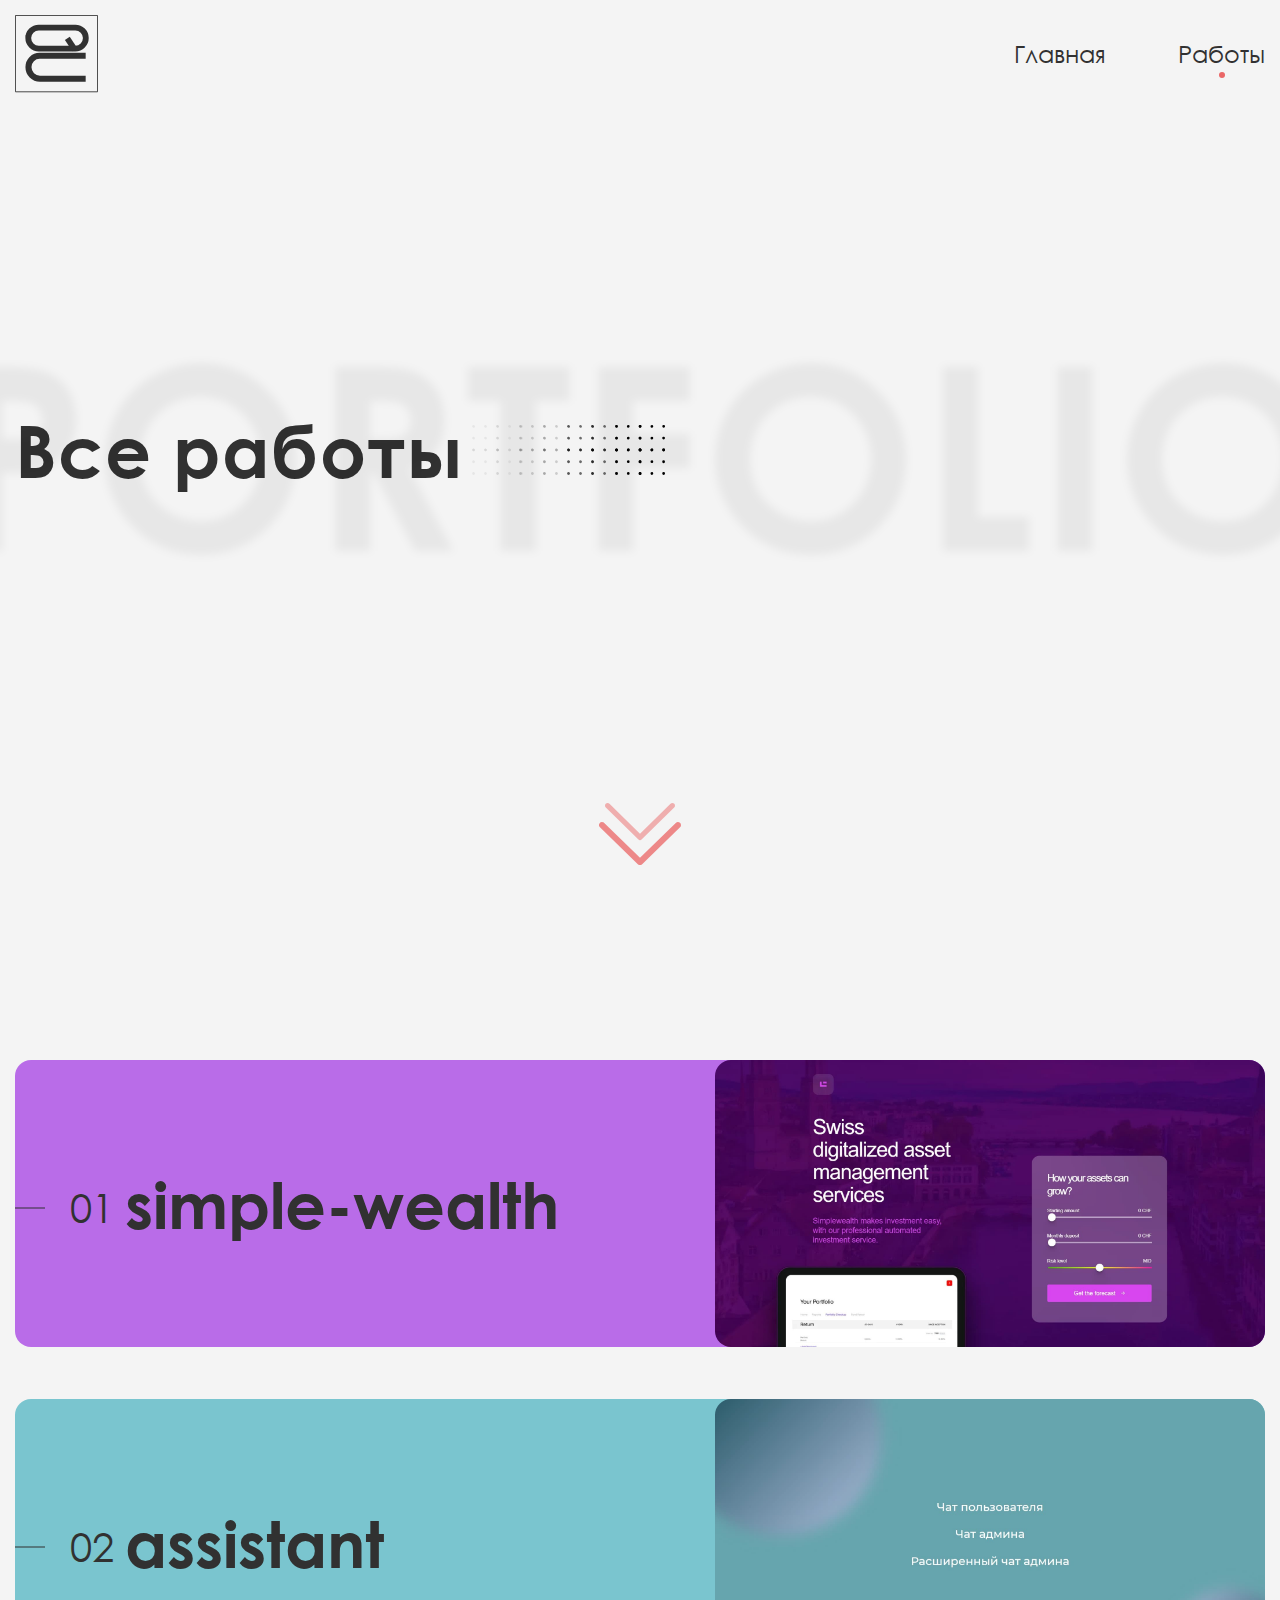
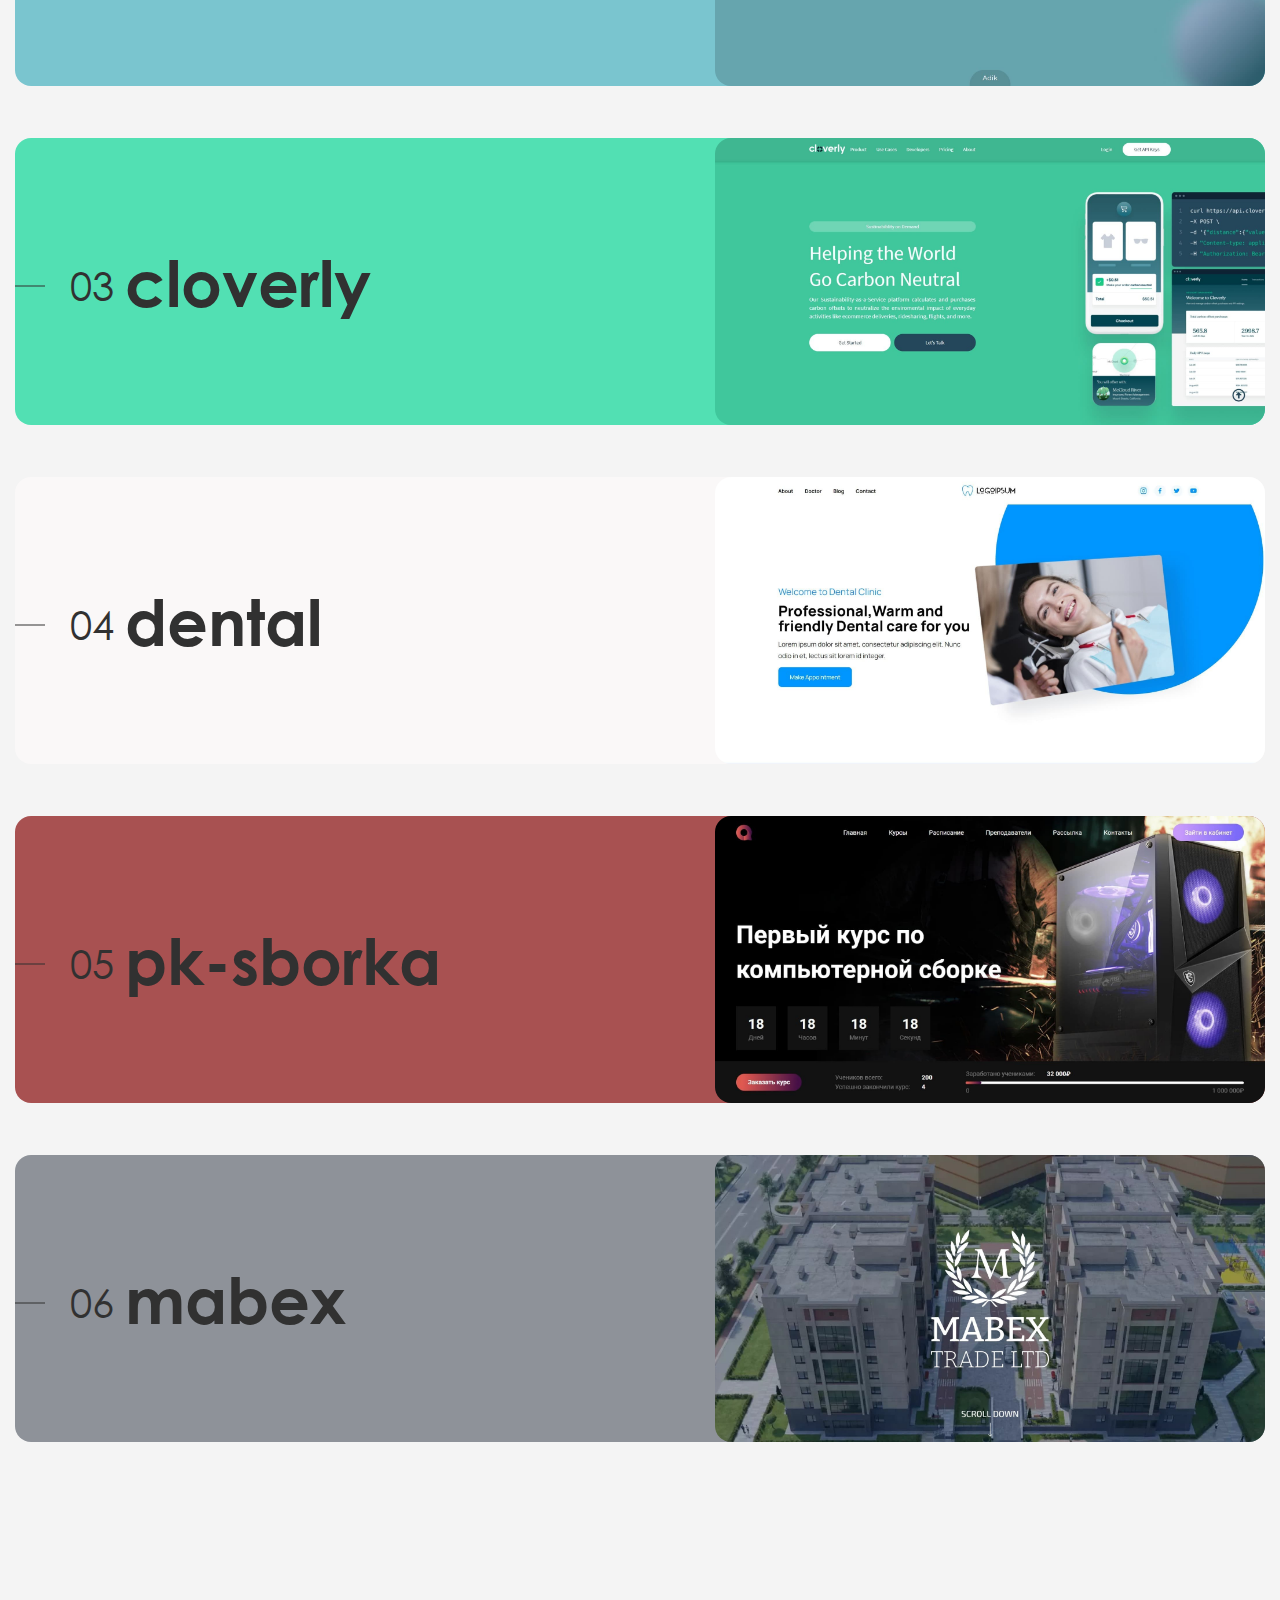
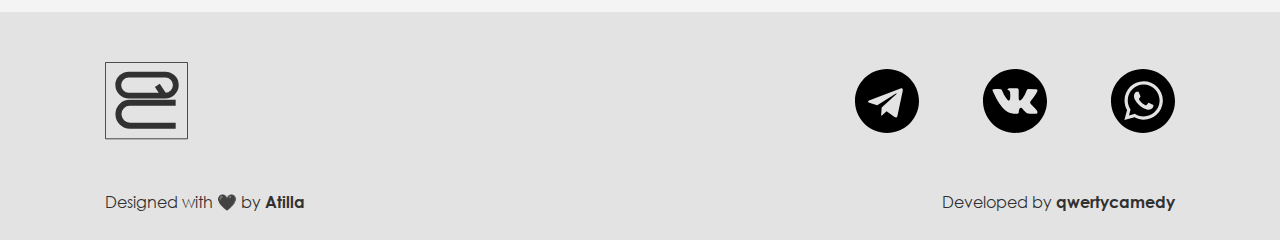
<file: all-projects.html>
<!DOCTYPE html>
<html lang="en">

<head>
  <meta charset="UTF-8">
  <meta name="viewport" content="width=device-width, initial-scale=1.0">
  <title>Работы</title>
  <link rel="stylesheet" href="css/style.min.css">
  <link rel="stylesheet" href="fonts/stylesheet.css">
  <link type="image/png" rel="shortcut icon" href="favicon.png">
</head>

<body>


  <div class="wrapper">
    <header class="header">
      <div class="header__container">
        <div class="header__inner">
          <img class="header__logo" src="images/logo.svg" alt="qwertycamedy">
          <div class="header__menu-button">
            <span class="header__menu-button-span"></span>
            <span class="header__menu-button-span"></span>
            <span class="header__menu-button-span"></span>
          </div>
          <nav class="header__menu">
            <ul class="header__menu-list">
              <li class="header__menu-item">
                <a class="header__menu-link" href="index.html">
                  Главная
                </a>
              </li>
              <li class="header__menu-item">
                <a class="header__menu-link active-link" href="#">
                  Работы
                </a>
              </li>
            </ul>
          </nav>
        </div>
      </div>
    </header>

    <main class="main">
      <section class="apbanner">
        <div class="container">
          <div class="apbanner__inner">
            <div class="apbanner__title">
              Все работы
            </div>
            <a class="apbanner__to-bottom" href="#approjects">
              <img src="images/projects/to-bottom.svg" alt="to bottom">
            </a>
            <img class="apbanner__krest-img item1" src="images/projects/krest.svg" alt="krest">
            <img class="apbanner__krest-img item2" src="images/projects/krest.svg" alt="krest">
            <img class="apbanner__krest-img item3" src="images/projects/krest.svg" alt="krest">
            <img class="apbanner__krest-img item4" src="images/projects/krest.svg" alt="krest">
          </div>
        </div>
      </section>
      <section class="approjects" id='approjects'>
        <div class="container">
          <div class="approjects__inner">
            <div class="approjects__card item1">
              <div class="approjects__card-title item1">
                simple-wealth
              </div>
              <div class="approjects__card-right">
                <div class="approjects__card-img-outer">
                  <img class='approjects__card-img' src="images/projects/simple-wealth.jpg" alt="simple-wealth">
                </div>
                <a class="approjects__card-link" href="#">Подробнее 
                  <svg class="approjects__card-arrow">
                    <use xlink:href="images/sprite.svg#arrow">
                    </use>
                  </svg>
                </a>
              </div>
            </div>
            <div class="approjects__card item2">
              <div class="approjects__card-title item2">
                assistant
              </div>
              <div class="approjects__card-right">
                <div class="approjects__card-img-outer">
                  <img class='approjects__card-img' src="images/projects/chat.jpg" alt="simple-wealth">
                </div>
                <a class='approjects__card-link' href="#">Подробнее 
                  <svg class="approjects__card-arrow">
                    <use xlink:href="images/sprite.svg#arrow">
                    </use>
                  </svg>
                </a>
              </div>
            </div>
            <div class="approjects__card item3">
              <div class="approjects__card-title item3">
                cloverly
              </div>
              <div class="approjects__card-right">
                <div class="approjects__card-img-outer">
                  <img class='approjects__card-img' src="images/projects/cloverly.jpg" alt="simple-wealth">
                </div>
                <a class='approjects__card-link' href="#">Подробнее 
                  <svg class="approjects__card-arrow">
                    <use xlink:href="images/sprite.svg#arrow">
                    </use>
                  </svg>
                </a>
              </div>
            </div>
            <div class="approjects__card item4">
              <div class="approjects__card-title item4">
                dental
              </div>
              <div class="approjects__card-right">
                <div class="approjects__card-img-outer">
                  <img class='approjects__card-img' src="images/projects/dental.jpg" alt="simple-wealth">
                </div>
                <a class='approjects__card-link' href="#">Подробнее 
                  <svg class="approjects__card-arrow">
                    <use xlink:href="images/sprite.svg#arrow">
                    </use>
                  </svg>
                </a>
              </div>
            </div>
            <div class="approjects__card item5">
              <div class="approjects__card-title item5">
                pk-sborka
              </div>
              <div class="approjects__card-right">
                <div class="approjects__card-img-outer">
                  <img class='approjects__card-img' src="images/projects/pk-sborka.jpg" alt="simple-wealth">
                </div>
                <a class='approjects__card-link' href="#">Подробнее 
                  <svg class="approjects__card-arrow">
                    <use xlink:href="images/sprite.svg#arrow">
                    </use>
                  </svg>
                </a>
              </div>
            </div>
            <div class="approjects__card item6">
              <div class="approjects__card-title item6">
                mabex
              </div>
              <div class="approjects__card-right">
                <div class="approjects__card-img-outer">
                  <img class='approjects__card-img' src="images/projects/mabex.jpg" alt="simple-wealth">
                </div>
                <a class='approjects__card-link' href="#">Подробнее 
                  <svg class="approjects__card-arrow">
                    <use xlink:href="images/sprite.svg#arrow">
                    </use>
                  </svg>
                </a>
              </div>
            </div>
          </div>
        </div>
      </section>
    </main>

    <footer class="footer">
      <div class="container">
        <div class="footer__inner">
          <div class="footer__top">
            <img class="footer__logo" src="images/logo.svg" alt="logo">
            <div class="footer__socials">
              <ul class="footer__social">
                <li class="footer__social-item">
                  <a class="footer__social-link" href="#">
                    <img src="images/tg.svg" alt="telegram">
                  </a>
                </li>
                <li class="footer__social-item">
                  <a class="footer__social-link" href="#">
                    <img src="images/vk.svg" alt="telegram">
                  </a>
                </li>
                <li class="footer__social-item">
                  <a class="footer__social-link" href="#">
                    <img src="images/wt.svg" alt="telegram">
                  </a>
                </li>
              </ul>
            </div>
          </div>
          <div class="footer__bottom">
            <div class="footer__author">
              Designed with 🖤 by <a class="footer__author-link" href="#">Atilla</a>
            </div>
            <div class="footer__author">
              Developed by <a class="footer__author-link" href="#">qwertycamedy</a>
            </div>
          </div>
        </div>
      </div>
    </footer>
  </div>



  <script src="js/main.min.js"></script>
</body>

</html>
</file>
<file: fonts/stylesheet.css>
/* This stylesheet generated by Transfonter (https://transfonter.org) on August 20, 2017 6:55 PM */

@font-face {
	font-family: 'Century Gothic';
	src: local('Century Gothic'), local('CenturyGothic'),
		url('CenturyGothic.woff') format('woff');
	font-weight: normal;
	font-style: normal;
}

@font-face {
	font-family: 'Century Gothic';
	src: local('Century Gothic Bold'), local('CenturyGothic-Bold'),
		url('CenturyGothic-Bold.woff') format('woff');
	font-weight: bold;
	font-style: normal;
}
</file>
<file: css/style.min.css>
.about__title,.projects__title,.projects__block-title,.skills__title{font-size:64px;font-weight:700}ul[class],ol[class]{padding:0}body,h1,h2,h3,h4,h5,h6,p,ul,ol,li,figure,figcaption,blockquote,dl,dd{margin:0}ul[class]{list-style:none}img{max-width:100%;display:block}input,button,textarea,select{font:inherit}a{text-decoration:none}*,*:before,*:after{font-family:'Century Gothic';font-weight:400;font-size:24px;line-height:100%;color:#313131;outline:none;-webkit-box-sizing:border-box;box-sizing:border-box}html{font-size:10px;scroll-behavior:smooth}html,body{height:100%}.wrapper{background:#F4F4F4;display:-webkit-box;display:-ms-flexbox;display:flex;-webkit-box-orient:vertical;-webkit-box-direction:normal;-ms-flex-direction:column;flex-direction:column;min-height:100%;overflow:hidden}.main{-webkit-box-flex:1;-ms-flex:1 0 auto;flex:1 0 auto}.footer{-webkit-box-flex:0;-ms-flex:0 0 auto;flex:0 0 auto}.container{max-width:1300px;margin:0 auto;padding:0 15px}.active-link{pointer-events:none;position:relative}.active-link:after{position:absolute;content:'';width:6px;height:6px;border-radius:50%;background-color:#EA6767;bottom:-10px;left:50%;-webkit-transform:translateX(-50%);-ms-transform:translateX(-50%);transform:translateX(-50%)}@-webkit-keyframes ToBottom{from{-webkit-transform:translate(-50%, -20px);transform:translate(-50%, -20px)}to{-webkit-transform:translate(-50%, 0px);transform:translate(-50%, 0px)}}@keyframes ToBottom{from{-webkit-transform:translate(-50%, -20px);transform:translate(-50%, -20px)}to{-webkit-transform:translate(-50%, 0px);transform:translate(-50%, 0px)}}@-webkit-keyframes headerFixed{from{-webkit-transform:translate(0, -100%);transform:translate(0, -100%)}to{-webkit-transform:translate(0, 0);transform:translate(0, 0)}}@keyframes headerFixed{from{-webkit-transform:translate(0, -100%);transform:translate(0, -100%)}to{-webkit-transform:translate(0, 0);transform:translate(0, 0)}}.unFixed{-webkit-animation-name:headerUnFixed;animation-name:headerUnFixed;-webkit-animation-duration:.5s;animation-duration:.5s}@-webkit-keyframes headerUnFixed{from{-webkit-transform:translate(0, 100px);transform:translate(0, 100px)}to{-webkit-transform:translate(0, 0);transform:translate(0, 0)}}@keyframes headerUnFixed{from{-webkit-transform:translate(0, 100px);transform:translate(0, 100px)}to{-webkit-transform:translate(0, 0);transform:translate(0, 0)}}@-webkit-keyframes krestOne{0%{top:-20px;left:-20px}50%{top:-10px}100%{top:0;left:0}}@keyframes krestOne{0%{top:-20px;left:-20px}50%{top:-10px}100%{top:0;left:0}}::-webkit-scrollbar{width:10px}::-webkit-scrollbar-track{background:#F4F4F4}::-webkit-scrollbar-thumb{background:#c75858;border-radius:10px}::-webkit-scrollbar-thumb:hover{background:#ea6767}.header{position:absolute;width:100%;z-index:50;-webkit-transition:.5s;-o-transition:.5s;transition:.5s}.header__fixed{-webkit-animation-name:headerFixed;animation-name:headerFixed;-webkit-animation-duration:.5s;animation-duration:.5s;position:fixed;left:0;top:0;background:rgba(244,244,244,0.5);-webkit-backdrop-filter:blur(5px);backdrop-filter:blur(5px)}.header__container{max-width:1650px;margin:0 auto;padding:15px 15px}.header__inner{display:-webkit-box;display:-ms-flexbox;display:flex;-webkit-box-align:center;-ms-flex-align:center;align-items:center;-webkit-box-pack:justify;-ms-flex-pack:justify;justify-content:space-between}.header__menu-button{display:none}.header__menu-list{display:-webkit-box;display:-ms-flexbox;display:flex;-webkit-box-align:center;-ms-flex-align:center;align-items:center}.header__menu-item{margin:0 36px;position:relative;-webkit-transition:.3s ease-out;-o-transition:.3s ease-out;transition:.3s ease-out}.header__menu-item:last-child{margin-right:0}.header__menu-item:before,.header__menu-item:after{content:'';position:absolute;width:0;height:1px;background:#313131;-webkit-transition:.3s ease-out;-o-transition:.3s ease-out;transition:.3s ease-out}.header__menu-item:before{top:-3px;left:0}.header__menu-item:after{bottom:-3px;right:0}.header__menu-item:hover:before,.header__menu-item:hover:after{width:100%}.banner__inner{display:-webkit-box;display:-ms-flexbox;display:flex;-webkit-box-align:center;-ms-flex-align:center;align-items:center;-webkit-box-pack:justify;-ms-flex-pack:justify;justify-content:space-between;min-height:100vh;position:relative;z-index:1}.banner__inner:before{z-index:-1;content:'';position:absolute;height:771px;width:771px;left:50%;top:50%;background-color:#EA6767;border-radius:50%;-webkit-transform:translate(-50%, -50%);-ms-transform:translate(-50%, -50%);transform:translate(-50%, -50%)}.banner__title{margin-bottom:32px}.banner__title .strokeOne,.banner__title .strokeTwo{font-weight:700;font-size:100px;position:relative;z-index:0}.banner__title .strokeOne:after,.banner__title .strokeTwo:after{position:absolute;top:60%;-webkit-transform:translateY(-50%);-ms-transform:translateY(-50%);transform:translateY(-50%);background:#313131;content:'';width:3000px;height:1px}.banner__title .strokeOne:after{left:480px}.banner__title .strokeTwo{margin-left:170px}.banner__title .strokeTwo:after{right:530px}.banner__subtitle{font-size:36px;letter-spacing:.015em;margin-bottom:135px}.banner__link{font-size:36px;font-weight:700;padding-left:35px;position:relative;z-index:3;-webkit-transition:.3s ease-in-out;-o-transition:.3s ease-in-out;transition:.3s ease-in-out}.banner__link:before{position:absolute;content:''}.banner__link:before{-webkit-transition:.3s ease-in-out;-o-transition:.3s ease-in-out;transition:.3s ease-in-out;width:74px;height:74px;background:#EA6767;content:'';border-radius:50%;z-index:-1;left:0;top:-6px}.banner__link-svg{-webkit-transition:.3s ease-in-out;-o-transition:.3s ease-in-out;transition:.3s ease-in-out;fill:#313131;width:44px;height:22px}.banner__link:hover{letter-spacing:2px}.banner__link:hover:before{width:64px;height:64px}.banner__link:hover .banner__link-svg{margin-left:10px}.banner__medusa{position:relative;width:537px;height:538px}.banner__medusa:before,.banner__medusa:after{position:absolute;content:''}.banner__medusa:before{background-image:url(../images/banner/medusa.webp);background-size:cover;width:424px;height:538px;top:0;left:50%;-webkit-transform:translateX(-50%);-ms-transform:translateX(-50%);transform:translateX(-50%);z-index:1}.banner__medusa:after{background-image:url(../images/banner/krest.svg);width:537px;height:526px;bottom:0;left:0}.about{background:#fff;padding-top:115px;padding-bottom:77px}.about__title{position:relative;margin-bottom:105px;width:-webkit-max-content;width:-moz-max-content;width:max-content}.about__title:after,.about__title:before{content:"";top:60%;width:2000px;height:1px;position:absolute;-webkit-transform:translateY(-50%);-ms-transform:translateY(-50%);transform:translateY(-50%);background:#313131}.about__title:before{right:325px}.about__title:after{left:325px}.about__inner{display:-webkit-box;display:-ms-flexbox;display:flex;-webkit-box-align:center;-ms-flex-align:center;align-items:center;-webkit-box-pack:justify;-ms-flex-pack:justify;justify-content:space-between}.about__right{width:920px}.about__right-title{font-size:36px;margin-bottom:48px}.about__right-title span{font-size:36px;color:#EA6767}.about__right-subtitle{margin-bottom:25px}.about__strokes{max-width:660px}.about__stroke{display:-webkit-box;display:-ms-flexbox;display:flex;-webkit-box-align:center;-ms-flex-align:center;align-items:center;-webkit-box-pack:justify;-ms-flex-pack:justify;justify-content:space-between;margin-bottom:70px}.about__stroke:last-child{margin-bottom:0}.about__stroke-left{color:#DB4646;font-weight:700}.about__stroke-right{max-width:350px;font-size:26px;width:100%;font-weight:700}.projects{padding-top:115px;padding-bottom:150px}.projects__title{position:relative;margin-bottom:57px;width:-webkit-max-content;width:-moz-max-content;width:max-content}.projects__title:after,.projects__title:before{content:"";top:60%;width:2000px;height:1px;position:absolute;-webkit-transform:translateY(-50%);-ms-transform:translateY(-50%);transform:translateY(-50%);background:#313131}.projects__title:before{right:500px}.projects__title:after{left:500px}.projects__subtitle{margin-bottom:185px}.projects__block{border-top:1px solid rgba(0,0,0,0.33);-webkit-transition:.3s;-o-transition:.3s;transition:.3s;display:-webkit-box;display:-ms-flexbox;display:flex;-webkit-box-align:center;-ms-flex-align:center;align-items:center;-webkit-box-pack:justify;-ms-flex-pack:justify;justify-content:space-between}.projects__block *,.projects__block *:before,.projects__block *:after{-webkit-transition:.3s;-o-transition:.3s;transition:.3s}.projects__block:hover{background:#fff}.projects__block:hover .projects__block-link{opacity:1;pointer-events:all;z-index:2}.projects__block:hover .projects__block-title{margin-left:348px}.projects__block:hover .projects__block-img-outer:before{opacity:1}.projects__block:last-child{border-bottom:1px solid rgba(0,0,0,0.33)}.projects__block-title{margin-left:308px;max-width:430px;width:100%;position:relative}.projects__block-title:before{content:'';position:absolute;width:500px;height:1px;right:560px;background:#313131;top:60%}.projects__block-title:after{position:absolute;font-size:40px;left:-82px;top:58%;-webkit-transform:translate(0, -50%);-ms-transform:translate(0, -50%);transform:translate(0, -50%)}.projects__block-title.titleOne:after{content:'01'}.projects__block-title.titleTwo:after{content:'02'}.projects__block-title.titleTh:after{content:'03'}.projects__block-img{max-width:807px}.projects__block-img-outer{position:relative}.projects__block-img-outer::before{content:'';position:absolute;-webkit-backdrop-filter:blur(5px);backdrop-filter:blur(5px);background:rgba(49,49,49,0.4);width:100%;height:100%;opacity:0;z-index:1}.projects__block-link{position:absolute;left:50%;top:50%;-webkit-transform:translate(-50%, -50%);-ms-transform:translate(-50%, -50%);transform:translate(-50%, -50%);background:rgba(196,196,196,0.75);border-radius:77px;max-width:349px;width:100%;display:-webkit-box;display:-ms-flexbox;display:flex;-webkit-box-align:center;-ms-flex-align:center;align-items:center;-webkit-box-pack:center;-ms-flex-pack:center;justify-content:center;padding:18px 0 21px;font-weight:700;opacity:0;color:#fff}.projects__block-link-arrow{width:34px;height:20px;fill:#fff;margin-left:6px}.projects__block-link:hover{background:rgba(173,173,173,0.75);letter-spacing:2px}.projects__block-link:hover .projects__block-link-arrow{margin-left:15px}.projects__right{position:relative}.projects__link{-webkit-transition:.3s ease-in-out;-o-transition:.3s ease-in-out;transition:.3s ease-in-out;font-weight:700;font-size:36px;position:relative;z-index:1}.projects__link-outer{margin-top:132px}.projects__link:before{-webkit-transition:.3s ease-in-out;-o-transition:.3s ease-in-out;transition:.3s ease-in-out;position:absolute;content:'';top:50%;-webkit-transform:translateY(-50%);-ms-transform:translateY(-50%);transform:translateY(-50%);width:140px;height:140px;left:-60px;border-radius:50%;background:#EA6767;z-index:-1}.projects__link-svg{-webkit-transition:.3s ease-in-out;-o-transition:.3s ease-in-out;transition:.3s ease-in-out;width:65px;height:24px;background-image:url(../images/arrow.svg);background-size:cover;z-index:1}.projects__link:hover{letter-spacing:2px}.projects__link:hover:before{width:130px;height:130px}.projects__link:hover .projects__link-svg{margin-left:10px}.skills{padding-top:115px;overflow:hidden}.skills__title{position:relative;z-index:3;margin-bottom:42px;width:-webkit-max-content;width:-moz-max-content;width:max-content}.skills__title:after,.skills__title:before{content:"";top:60%;width:2000px;height:1px;position:absolute;-webkit-transform:translateY(-50%);-ms-transform:translateY(-50%);transform:translateY(-50%);background:#313131}.skills__title:before{right:240px}.skills__title:after{left:240px}.skills__subtitle{letter-spacing:0.015em;margin-bottom:264px;z-index:3;position:relative}.skills__cards{display:-webkit-box;display:-ms-flexbox;display:flex;-webkit-box-align:center;-ms-flex-align:center;align-items:center;-webkit-box-pack:justify;-ms-flex-pack:justify;justify-content:space-between;margin-bottom:351px;position:relative}.skills__cards:before{content:'skills';text-transform:uppercase;-webkit-filter:blur(5px);filter:blur(5px);font-weight:700;font-size:600px;position:absolute;-webkit-transform:translate(-50%, -50%);-ms-transform:translate(-50%, -50%);transform:translate(-50%, -50%);left:50%;top:50%;color:#E3E3E3}.skills__cards:after{width:3000px;height:1px;content:'';background-color:#313131;position:absolute;left:-50%;bottom:-40px}.skills__card{display:-webkit-box;display:-ms-flexbox;display:flex;position:relative;height:130px;-webkit-transition:.3s ease-in-out;-o-transition:.3s ease-in-out;transition:.3s ease-in-out}.skills__card:hover .skills__card-info{pointer-events:all;opacity:1;-webkit-transform:translate(-50%, -10%);-ms-transform:translate(-50%, -10%);transform:translate(-50%, -10%)}.skills__card:after{position:absolute;content:'';background-color:#313131;bottom:-44.5px;width:10px;height:10px;left:50%;-webkit-transform:translateX(-50%);-ms-transform:translateX(-50%);transform:translateX(-50%);border-radius:50%}.skills__card-info{display:-webkit-box;display:-ms-flexbox;display:flex;-webkit-box-orient:vertical;-webkit-box-direction:normal;-ms-flex-direction:column;flex-direction:column;-webkit-box-pack:center;-ms-flex-pack:center;justify-content:center;-webkit-box-align:center;-ms-flex-align:center;align-items:center;pointer-events:none;line-height:120%;text-align:center;-webkit-transition:.3s ease-in-out;-o-transition:.3s ease-in-out;transition:.3s ease-in-out;min-width:250px;left:50%;top:-150px;-webkit-transform:translateX(-50%);-ms-transform:translateX(-50%);transform:translateX(-50%);min-height:180px;padding:15px;position:absolute;background-color:#ea6767;border-radius:10px;opacity:0;-webkit-box-shadow:0px 10px 40px 0px rgba(107,31,31,0.4);box-shadow:0px 10px 40px 0px rgba(107,31,31,0.4);z-index:101}.skills__card-info span{font-weight:600}.skills__card-info:before{content:'';position:absolute;left:50%;-webkit-transform:translateX(-50%);-ms-transform:translateX(-50%);transform:translateX(-50%);bottom:-15px;border-style:solid;border-width:24px 17.5px 0 17.5px;border-radius:10px;border-color:#ea6767 transparent transparent transparent}.footer{background-color:#E3E3E3}.footer__top{display:-webkit-box;display:-ms-flexbox;display:flex;-webkit-box-align:center;-ms-flex-align:center;align-items:center;-webkit-box-pack:justify;-ms-flex-pack:justify;justify-content:space-between;padding:50px 0 54px}.footer__social{display:-webkit-box;display:-ms-flexbox;display:flex;-webkit-box-align:center;-ms-flex-align:center;align-items:center}.footer__social-item{width:64px;height:64px;margin-left:64px;-webkit-transition:.3s linear;-o-transition:.3s linear;transition:.3s linear;border-radius:50%}.footer__social-item:hover{-webkit-box-shadow:0 10px 33px #492c2c;box-shadow:0 10px 33px #492c2c}.footer__social-link{width:64px;height:64px}.footer__social-link img{width:64px;height:64px}.footer__bottom{display:-webkit-box;display:-ms-flexbox;display:flex;-webkit-box-align:center;-ms-flex-align:center;align-items:center;-webkit-box-pack:justify;-ms-flex-pack:justify;justify-content:space-between;padding-bottom:30px}.footer__author{font-size:16px}.footer__author-link{font-size:16px;font-weight:600;position:relative;-webkit-transition:.3s ease-out;-o-transition:.3s ease-out;transition:.3s ease-out}.footer__author-link:before,.footer__author-link:after{content:'';position:absolute;width:0;height:1px;background:#313131;-webkit-transition:.3s ease-out;-o-transition:.3s ease-out;transition:.3s ease-out}.footer__author-link:before{top:-3px;left:0}.footer__author-link:after{bottom:-3px;right:0}.footer__author-link:hover:before,.footer__author-link:hover:after{width:100%}.apbanner .container,.approjects .container{max-width:1630px}.apbanner{margin-bottom:40px}.apbanner__inner{min-height:100vh;position:relative}.apbanner__inner:after{top:50%;pointer-events:none;left:50%;-webkit-transform:translate(-50%, -50%);-ms-transform:translate(-50%, -50%);transform:translate(-50%, -50%);position:absolute;content:'portfolio';text-transform:uppercase;-webkit-filter:blur(5px);filter:blur(5px);color:rgba(0,0,0,0.05);letter-spacing:0.015em;font-size:288px;font-weight:700}.apbanner__title{letter-spacing:0.015em;font-size:72px;font-weight:700;position:absolute;top:50%;-webkit-transform:translateY(-50%);-ms-transform:translateY(-50%);transform:translateY(-50%)}.apbanner__title:before{content:'';position:absolute;background-image:url(../images/projects/dots.svg);width:211px;height:68px;right:-211px;top:50%;-webkit-transform:translateY(-50%);-ms-transform:translateY(-50%);transform:translateY(-50%)}.apbanner__to-bottom{position:absolute;bottom:35px;left:50%;-webkit-transform:translateX(-50%);-ms-transform:translateX(-50%);transform:translateX(-50%);-webkit-animation-name:ToBottom;animation-name:ToBottom;-webkit-animation-direction:alternate;animation-direction:alternate;-webkit-animation-duration:.7s;animation-duration:.7s;-webkit-animation-iteration-count:infinite;animation-iteration-count:infinite}.apbanner__krest-img{position:relative;display:none}.apbanner__krest-img.item1{left:10%;top:51px;-webkit-animation-name:krestOne;animation-name:krestOne;-webkit-animation-duration:1s;animation-duration:1s;-webkit-animation-iteration-count:infinite;animation-iteration-count:infinite;-webkit-animation-direction:alternate;animation-direction:alternate}.apbanner__krest-img.item2{left:70%;top:170px;-webkit-animation-name:krestOne;animation-name:krestOne;-webkit-animation-duration:1s;animation-duration:1s;-webkit-animation-iteration-count:infinite;animation-iteration-count:infinite;-webkit-animation-direction:alternate;animation-direction:alternate}.apbanner__krest-img.item3{left:20.68%;top:673px}.apbanner__krest-img.item4{left:82.08%;top:768px}.approjects{padding-top:120px;padding-bottom:170px}.approjects__card{width:100%;height:287px;border-radius:18px;margin-bottom:52px;position:relative;z-index:1}.approjects__card:before{content:'';width:100%;height:100%;position:absolute;border-radius:16px}.approjects__card.item1:before{background:#B96CE8}.approjects__card.item2:before{background:#7ac5cf}.approjects__card.item3:before{background:#52e0b3}.approjects__card.item4:before{background:#faf8f8}.approjects__card.item5:before{background:#a85151}.approjects__card.item6:before{background:#8e9299}.approjects__card.item7:before{background:#faf8fa}.approjects__card.item8:before{background:#faf8fa}.approjects__card.item9:before{background:#faf8fa}.approjects__card:last-child{margin-bottom:0}.approjects__card-link{height:100%;width:100%;display:-webkit-box;display:-ms-flexbox;display:flex;-webkit-box-pack:justify;-ms-flex-pack:justify;justify-content:space-between;-webkit-box-align:center;-ms-flex-align:center;align-items:center}.approjects__card-title{font-weight:700;font-size:64px;top:50%;-webkit-transform:translateY(-50%);-ms-transform:translateY(-50%);transform:translateY(-50%);padding-left:300px;position:relative;-webkit-transition:.3s ease-in-out;-o-transition:.3s ease-in-out;transition:.3s ease-in-out}.approjects__card-title:before{-webkit-transition:.3s ease-in-out;-o-transition:.3s ease-in-out;transition:.3s ease-in-out;font-size:40px;top:57%;-webkit-transform:translateY(-50%);-ms-transform:translateY(-50%);transform:translateY(-50%);left:230px;position:absolute}.approjects__card-title:after{-webkit-transition:.3s ease-in-out;-o-transition:.3s ease-in-out;transition:.3s ease-in-out;position:absolute;content:'';width:200px;height:1px;background:#313131;left:0;top:57%;-webkit-transform:translateY(-50%);-ms-transform:translateY(-50%);transform:translateY(-50%)}.approjects__card-title.item1:before{content:'01'}.approjects__card-title.item2:before{content:'02'}.approjects__card-title.item3:before{content:'03'}.approjects__card-title.item4:before{content:'04'}.approjects__card-title.item5:before{content:'05'}.approjects__card-title.item6:before{content:'06'}.approjects__card-title.item7:before{content:'07'}.approjects__card-title.item8:before{content:'08'}.approjects__card-title.item9:before{content:'09'}.approjects__card-title.item10:before{content:'10'}.approjects__card-right{position:absolute;height:287px;top:0;right:0;width:550px}.approjects__card-img{height:100%;border-radius:16px;position:absolute;right:0;-o-object-fit:cover;object-fit:cover;max-width:550px}.approjects__card-img-outer:before{-webkit-transition:.3s ease-in-out;-o-transition:.3s ease-in-out;transition:.3s ease-in-out;content:'';z-index:1;border-radius:16px;position:absolute;width:100%;height:100%;background:rgba(0,0,0,0.5);opacity:0;border-radius:16px}.approjects__card-link{-webkit-transition:.3s ease-in-out;-o-transition:.3s ease-in-out;transition:.3s ease-in-out;z-index:2;position:absolute;left:50%;top:50%;-webkit-transform:translate(-50%, -50%);-ms-transform:translate(-50%, -50%);transform:translate(-50%, -50%);background:rgba(196,196,196,0.75);border-radius:77px;max-width:349px;width:100%;max-height:64px;display:-webkit-box;display:-ms-flexbox;display:flex;-webkit-box-align:center;-ms-flex-align:center;align-items:center;-webkit-box-pack:center;-ms-flex-pack:center;justify-content:center;padding:18px 0 21px;font-weight:700;opacity:0;color:#fff}.approjects__card-link:hover{background:rgba(173,173,173,0.75);letter-spacing:2px}.approjects__card-link:hover .projects__block-link-arrow{margin-left:15px}.approjects__card-arrow{-webkit-transition:.3s ease-in-out;-o-transition:.3s ease-in-out;transition:.3s ease-in-out;width:34px;height:20px;fill:#fff;margin-left:6px}.approjects__card:hover .approjects__card-title{padding-left:330px}.approjects__card:hover .approjects__card-title:before{left:260px}.approjects__card:hover .approjects__card-title:after{width:230px}.approjects__card:hover .approjects__card-img-outer:before{opacity:1;-webkit-backdrop-filter:blur(5px);backdrop-filter:blur(5px)}.approjects__card:hover .approjects__card-link{opacity:1}@media (min-width: 1551px){.projects__title::before{right:630px}.projects__title:after{left:630px}.skills__title::before{right:300px}.skills__title:after{left:300px}}@media (max-width: 1660px){.projects__block-title{font-size:40px}.projects__block-title:after{font-size:30px;left:-70px;top:60%}}@media (max-width: 1550px){.container{max-width:1100px}.banner__inner:before{width:600px;height:600px}.banner__title .strokeOne,.banner__title .strokeTwo{font-size:75px}.banner__title .strokeOne:after{top:50%;left:360px}.banner__title .strokeTwo:after{right:400px}.banner__subtitle{font-size:27.5px;margin-bottom:75px}.banner__medusa{width:415px;height:400px}.banner__medusa:after{background-size:cover;width:408px;height:400px;bottom:unset;top:50%;-webkit-transform:translateY(-50%);-ms-transform:translateY(-50%);transform:translateY(-50%)}.banner__medusa:before{width:320px;height:400px;top:50%;-webkit-transform:translate(-50%, -50%);-ms-transform:translate(-50%, -50%);transform:translate(-50%, -50%)}.about__title,.projects__title,.skills__title{font-size:50px}.about__title:before{right:260px}.about__title:after{left:260px}.projects{padding-bottom:0}.projects__title{margin-bottom:32px}.projects__subtitle{margin-bottom:64px;position:relative;z-index:3}.projects__link-outer{padding-left:64px}.skills__cards:before{font-size:400px}}@media (max-width: 1440px){.projects__block:hover .projects__block-title{margin-left:170px}.projects__block-title{margin-left:150px}.projects__block-title:before{right:unset;left:-600px}.projects__block-img{max-width:500px}.apbanner__inner:after{font-size:20vw;-webkit-filter:blur(4px);filter:blur(4px)}}@media (max-width: 1370px){.approjects__card-title{padding-left:110px}.approjects__card-title:before{left:55px}.approjects__card-title:after{width:30px}.approjects__card:hover .approjects__card-title{padding-left:130px}.approjects__card:hover .approjects__card-title:before{left:75px}.approjects__card:hover .approjects__card-title:after{width:50px}}@media (max-width: 1200px){.skills__subtitle{margin-bottom:64px}.skills__cards{padding:0 30px;margin:0 auto;-ms-flex-wrap:wrap;flex-wrap:wrap;-webkit-box-pack:center;-ms-flex-pack:center;justify-content:center}.skills__cards:after{display:none}.skills__cards:before{letter-spacing:0}.skills__card{margin:20px;-webkit-box-align:center;-ms-flex-align:center;align-items:center;-webkit-box-pack:center;-ms-flex-pack:center;justify-content:center}.skills__card:after{display:none}.approjects__card-title{font-size:35px;padding-left:90px}.approjects__card-title:before{left:40px;font-size:30px}.approjects__card-title:after{width:25px}.approjects__card:hover .approjects__card-title{padding-left:105px}.approjects__card:hover .approjects__card-title:before{left:55px}.approjects__card:hover .approjects__card-title:after{width:40px}}@media (max-width: 1100px){*,*:after,*:before{font-size:20px}.about__left{width:240px;margin-right:10px}.about__photo{min-width:240px}.about__right{width:unset;max-width:100%}.about__stroke-right{width:-webkit-max-content;width:-moz-max-content;width:max-content;font-size:20px}.skills__cards:before{font-size:245px;top:40px}}@media (max-width: 999px){.banner__inner{margin-top:32px}.banner__inner:before{width:490px;height:490px}.banner__left{margin:0 auto;display:-webkit-box;display:-ms-flexbox;display:flex;-webkit-box-orient:vertical;-webkit-box-direction:normal;-ms-flex-direction:column;flex-direction:column;-webkit-box-align:center;-ms-flex-align:center;align-items:center}.banner__title{position:relative;width:-webkit-max-content;width:-moz-max-content;width:max-content}.banner__title .strokeOne,.banner__title .strokeTwo{font-size:45px}.banner__title .strokeOne:after{left:220px;width:90px}.banner__title .strokeTwo{margin-left:85px}.banner__title .strokeTwo:after{right:240px;width:70px}.banner__subtitle{font-size:24px;text-align:center;margin-bottom:32px}.banner__link{padding-left:0}.banner__link:before{display:none}.banner__medusa{display:none}.projects__block{-webkit-box-orient:vertical;-webkit-box-direction:normal;-ms-flex-direction:column;flex-direction:column;border:unset;max-width:-webkit-max-content;max-width:-moz-max-content;max-width:max-content;margin:0 auto 64px}.projects__block:last-child{margin-bottom:0;border:unset}.projects__block:hover{background:unset}.projects__block:hover .projects__block-title{margin-left:unset;opacity:1;pointer-events:all;-webkit-transform:translateY(0px);-ms-transform:translateY(0px);transform:translateY(0px)}.projects__block:hover .projects__block-img{max-width:650px}.projects__block:hover .projects__block-link{-webkit-transform:translate(-50%, 72px);-ms-transform:translate(-50%, 72px);transform:translate(-50%, 72px);z-index:-1}.projects__block-title{z-index:1;margin-left:0;margin-bottom:32px;opacity:0;pointer-events:none;-webkit-transform:translateY(50px);-ms-transform:translateY(50px);transform:translateY(50px)}.projects__block-title:before,.projects__block-title:after{display:none}.projects__block-img-outer{z-index:2;border-radius:10px}.projects__block-img-outer:before{left:0;border-radius:10px}.projects__block-img{border-radius:10px;max-width:600px}.projects__block-link{top:unset;bottom:0;-webkit-transform:translate(-50%, 0);-ms-transform:translate(-50%, 0);transform:translate(-50%, 0);z-index:-1}.projects__link-outer{width:-webkit-max-content;width:-moz-max-content;width:max-content}.projects__right{position:relative;z-index:2}.approjects__card{-webkit-box-orient:vertical;-webkit-box-direction:normal;-ms-flex-direction:column;flex-direction:column;width:-webkit-max-content;width:-moz-max-content;width:max-content;margin:0 auto 100px}.approjects__card-title{-webkit-transform:.5s;-ms-transform:.5s;transform:.5s;text-align:center;width:260px;padding-left:0;position:absolute;left:50%;top:0;opacity:0;-webkit-transform:translate(-50%, 0);-ms-transform:translate(-50%, 0);transform:translate(-50%, 0)}.approjects__card-title:before,.approjects__card-title:after{display:none}.approjects__card-right{position:relative;z-index:1}.approjects__card-img-outer{position:absolute;width:100%;height:100%;z-index:2;border-radius:10px;max-width:650px}.approjects__card-img-outer:before{border-radius:10px}.approjects__card-img-outer img{border-radius:10px;max-width:100%}.approjects__card-link{-webkit-transform:.5s;-ms-transform:.5s;transform:.5s;z-index:1;top:unset;bottom:0;-webkit-transform:translate(-50%, 0);-ms-transform:translate(-50%, 0);transform:translate(-50%, 0)}.approjects__card:hover .approjects__card-title{-webkit-transform:translate(-50%, -48px);-ms-transform:translate(-50%, -48px);transform:translate(-50%, -48px);padding-left:unset;opacity:1}.approjects__card:hover .approjects__card-link{-webkit-transform:translate(-50%, 72px);-ms-transform:translate(-50%, 72px);transform:translate(-50%, 72px);opacity:1}}@media (max-width: 768px){body.lock{overflow:hidden}.header__logo{width:60px;position:relative;z-index:100}.header__menu{left:0;top:0;position:fixed;width:100%;height:320px;z-index:98;background:rgba(244,244,244,0.7);-webkit-transform:translateY(-100%);-ms-transform:translateY(-100%);transform:translateY(-100%);-webkit-transition:.3s;-o-transition:.3s;transition:.3s;-webkit-backdrop-filter:blur(5px);backdrop-filter:blur(5px)}.header__menu-button{z-index:100;width:50px;height:50px;display:block;position:relative;cursor:pointer}.header__menu-button-span{width:80%;height:4px;background:#313131;position:absolute;left:50%;-webkit-transition:.3s;-o-transition:.3s;transition:.3s;border-radius:4px}.header__menu-button-span:first-child{top:20%;-webkit-transform:translateX(-50%);-ms-transform:translateX(-50%);transform:translateX(-50%)}.header__menu-button-span:nth-child(2){top:50%;-webkit-transform:translate(-50%, -50%);-ms-transform:translate(-50%, -50%);transform:translate(-50%, -50%)}.header__menu-button-span:last-child{bottom:20%;-webkit-transform:translateX(-50%);-ms-transform:translateX(-50%);transform:translateX(-50%)}.header__menu-button.active .header__menu-button-span:nth-child(1){top:50%;-webkit-transform:translate(-50%, -50%) rotate(45deg);-ms-transform:translate(-50%, -50%) rotate(45deg);transform:translate(-50%, -50%) rotate(45deg)}.header__menu-button.active .header__menu-button-span:nth-child(2){width:0;opacity:0}.header__menu-button.active .header__menu-button-span:nth-child(3){-webkit-transform:translate(-50%, 50%) rotate(-45deg);-ms-transform:translate(-50%, 50%) rotate(-45deg);transform:translate(-50%, 50%) rotate(-45deg);bottom:50%}.header__menu-list{height:100%;width:100%;-webkit-box-orient:vertical;-webkit-box-direction:normal;-ms-flex-direction:column;flex-direction:column;-webkit-box-align:center;-ms-flex-align:center;align-items:center;-webkit-box-pack:center;-ms-flex-pack:center;justify-content:center}.header__menu-item{margin-left:0;margin-right:0;margin-top:30px}.header__menu-link{font-size:30px}.header__menu.active{-webkit-transform:translateY(0);-ms-transform:translateY(0);transform:translateY(0)}.about__title,.projects__title,.skills__title{font-size:35px;margin:0 auto 32px}.about__inner{-webkit-box-orient:vertical;-webkit-box-direction:normal;-ms-flex-direction:column;flex-direction:column;text-align:center}.about__left{margin-right:0;margin-bottom:32px}.about__right-title{display:-webkit-box;display:-ms-flexbox;display:flex;-webkit-box-orient:vertical;-webkit-box-direction:normal;-ms-flex-direction:column;flex-direction:column;margin:0 auto 32px}.about__right-subtitle{margin-bottom:32px;line-height:120%}.about__title:before{right:190px}.about__title:after{left:190px}.projects{text-align:center}.projects__title:before{right:350px}.projects__title:after{left:350px}.projects__subtitle{margin-bottom:48px}.projects__block{max-width:-webkit-max-content;max-width:-moz-max-content;max-width:max-content;margin:0 auto 64px}.projects__block:hover .projects__block-title{-webkit-transform:translateY(10px);-ms-transform:translateY(10px);transform:translateY(10px)}.projects__block-img-outer{margin:0 16px}.projects__block-img{width:100%}.projects__link{margin-top:64px}.skills__subtitle{text-align:center}.footer__logo{width:50px}.footer__social-item{width:40px;height:40px;margin-left:48px}.footer__social-link img{width:40px;height:40px}.apbanner__title{font-size:50px;top:38%}.approjects__card{width:unset;height:unset;max-width:-webkit-max-content;max-width:-moz-max-content;max-width:max-content}.approjects__card-right{width:unset;max-width:100%;height:unset;max-height:100%}.approjects__card-img{position:relative;height:unset}.approjects__card-img-outer{position:relative}}@media (max-width: 563px){.skills__cards{max-width:320px}.skills__cards:before{top:620px;-webkit-filter:blur(5px);filter:blur(5px);letter-spacing:50px;-webkit-writing-mode:vertical-lr;-ms-writing-mode:tb-lr;writing-mode:vertical-lr;font-size:300px}.apbanner__inner:after{letter-spacing:-7px;-webkit-filter:blur(0);filter:blur(0);font-size:22vw;left:49%}.apbanner__title{font-size:35px;top:40%}.apbanner__title:before{background-size:cover;width:160px;height:40px;right:-100px;background-position:center}}@media (max-width: 510px){.footer__inner{position:relative}.footer__social-item{height:32px;width:32px;margin-left:24px}.footer__social-item:last-child{margin-bottom:0}.footer__social-item img{width:32px;height:32px}.footer__bottom{-webkit-box-orient:vertical;-webkit-box-direction:normal;-ms-flex-direction:column;flex-direction:column}.footer__author:first-child{margin-bottom:24px}}@media (max-width: 450px){.header__logo{width:40px}.header__menu-button{width:40px;height:40px}.about,.projects,.skills{padding:85px 0 32px}.about__title,.projects__title,.skills__title{font-size:28px}.about__title:before{right:160px}.about__title:after{left:160px}.about__strokes{display:none}.projects__title:before{right:280px}.projects__title:after{left:280px}.projects__block-link{max-width:260px}.projects__block-link-arrow{margin-left:10px}.projects__link{width:-webkit-max-content;width:-moz-max-content;width:max-content;margin:0 auto;position:relative;display:-webkit-box;display:-ms-flexbox;display:flex;-webkit-box-align:center;-ms-flex-align:center;align-items:center;font-size:20px;-webkit-box-pack:center;-ms-flex-pack:center;justify-content:center}.projects__link-outer{padding-left:15px;margin-left:0;margin-top:92px;width:100%}.projects__link:before{width:48px;height:48px;left:-8px}.projects__link:hover:before{width:64px;height:64px;left:-20px}.projects__link-svg{width:40px;height:15px}.skills__title:before{right:130px}.skills__title:after{left:130px}}@media (max-width: 360px){.banner__title .strokeTwo{margin-left:35px}.banner__link{font-size:28px}.banner__link-svg{width:28px;height:15px}.about__title{font-size:30px}.about__title span{font-size:30px}.apbanner__title:before{opacity:.2;width:100px;height:50px;right:-70px}.apbanner__to-bottom img{width:60px}}
</file>
